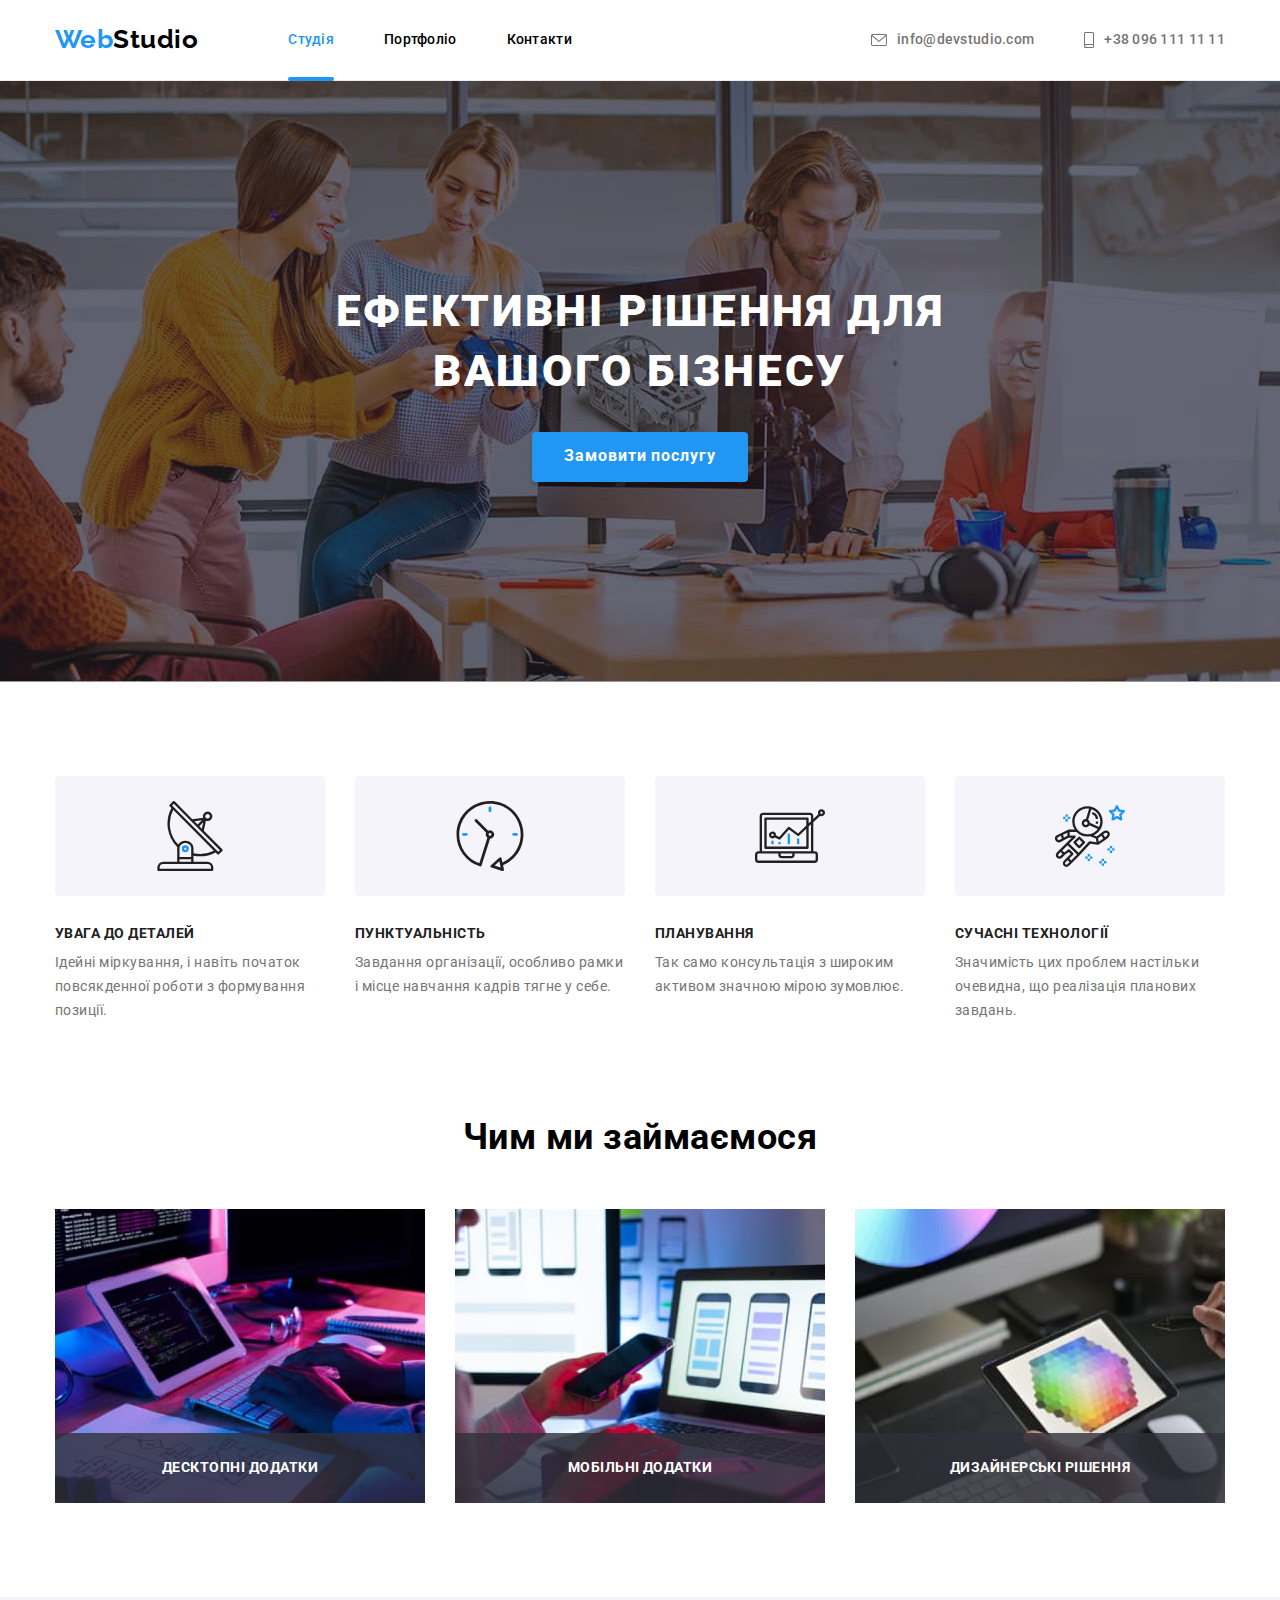
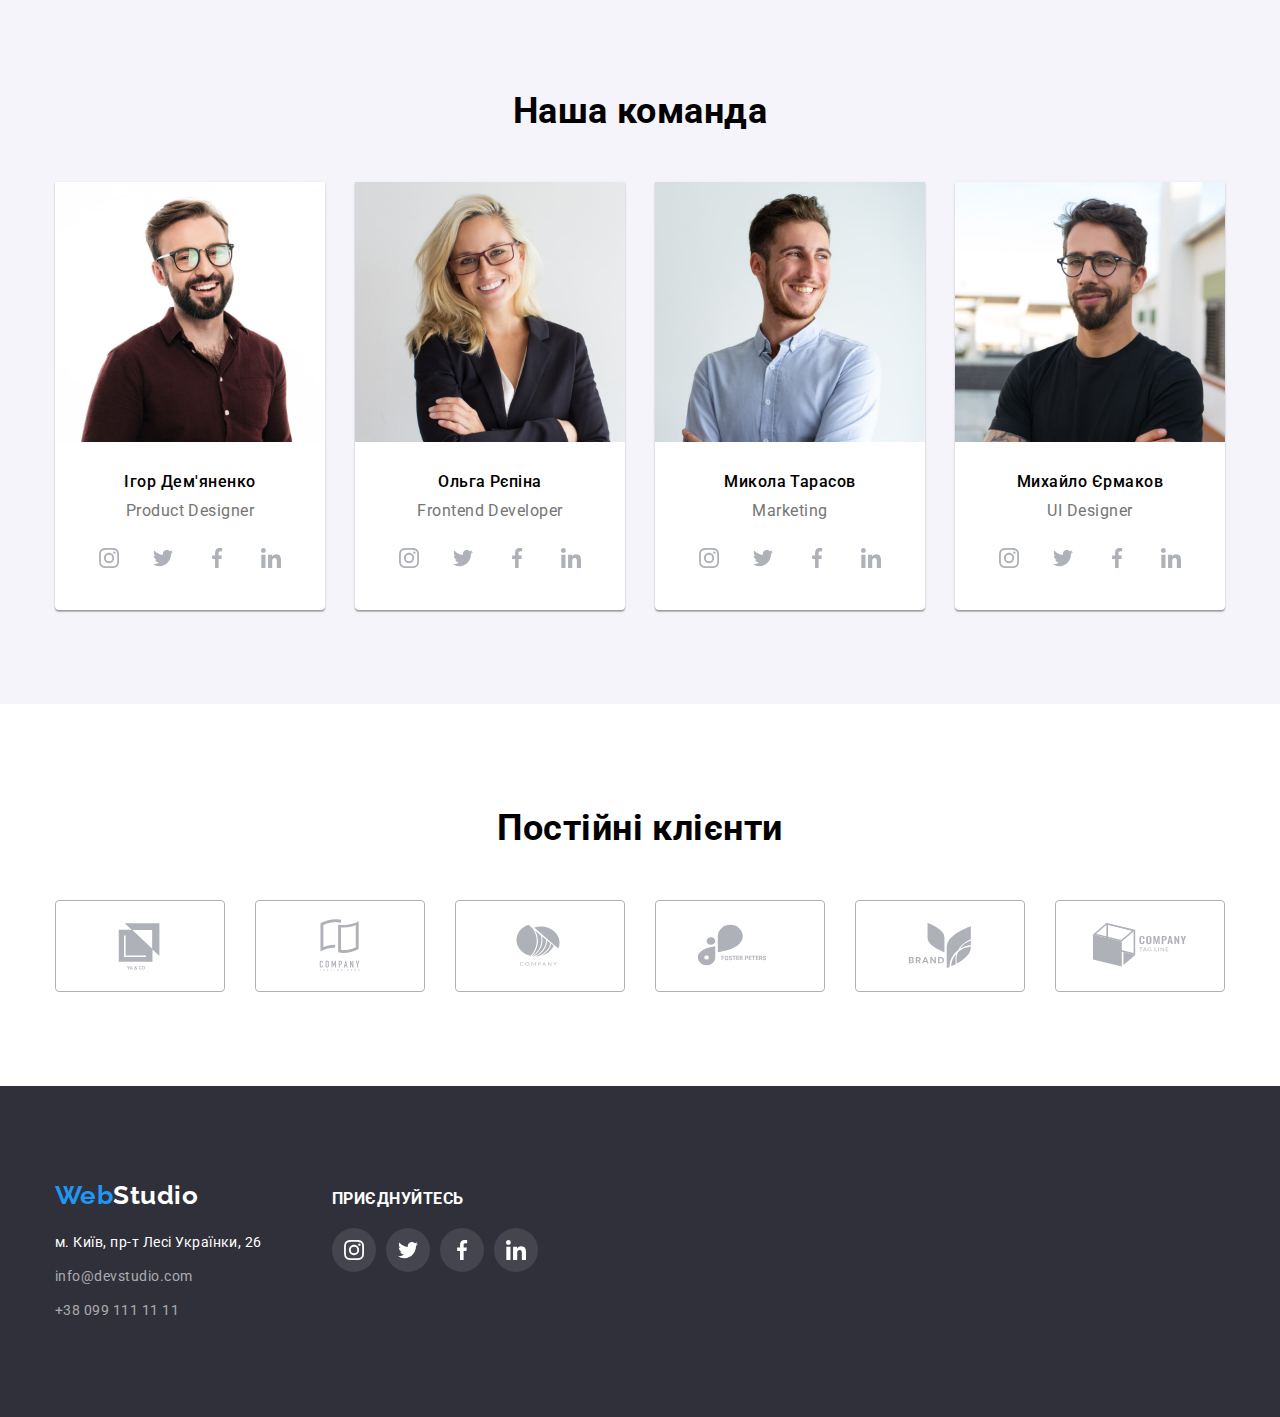
<file: index.html>
<!DOCTYPE html>
<html lang="uk">
  <head>
    <meta charset="UTF-8" />
    <meta http-equiv="X-UA-Compatible" content="IE=edge" />
    <meta name="viewport" content="width=device-width, initial-scale=1.0" />
    <title>Головна</title>
    <link rel="preconnect" href="https://fonts.googleapis.com" />
    <link rel="preconnect" href="https://fonts.gstatic.com" crossorigin />
    <link
      href="https://fonts.googleapis.com/css2?family=Raleway:wght@700&family=Roboto:wght@400;500;700;900&display=swap"
      rel="stylesheet"
    />
    <link
      rel="stylesheet"
      href="https://cdn.jsdelivr.net/npm/modern-normalize@1.1.0/modern-normalize.min.css"
    />
    <link rel="stylesheet" href="./css/styles.css" />
  </head>
  <body>
    <!-- ========== HEADER ========== -->

    <header class="header-info">
      <div class="container header-box">
        <nav class="main-navigation">
          <a href="./index.html" lang="en" class="logo-first-part logo-header"
            >Web<span class="logo-second-part-dark">Studio</span></a
          >
          <ul class="navigation">
            <li class="navigation-item">
              <a href="./index.html" class="navigation-element current"
                >Студія</a
              >
            </li>
            <li class="navigation-item">
              <a href="./portfolio.html" class="navigation-element"
                >Портфоліо</a
              >
            </li>
            <li class="navigation-item">
              <a href="#" class="navigation-element last">Контакти</a>
            </li>
          </ul>
        </nav>
        <ul class="contacts">
          <li class="contacts-element">
            <a href="mailto:info@devstudio.com" class="contacts-element-link"
              ><svg aria-label="Іконка конверта" class="envelope">
                <use href="./images/icons.svg#icon-envelope"></use></svg
              >info@devstudio.com</a
            >
          </li>
          <li class="contacts-element">
            <a href="tel:+380961111111" class="contacts-element-link"
              ><svg aria-label="Іконка телефона" class="smartphone">
                <use href="./images/icons.svg#icon-smartphone"></use></svg
              >+38 096 111 11 11
            </a>
          </li>
        </ul>
      </div>
    </header>

    <!-- ======== MAIN SECTION ======== -->

    <main>
      <section class="main-section">
        <div class="container">
          <h1 class="main-header">Ефективні рішення для вашого бізнесу</h1>
          <button type="button" class="main-button" data-modal-open>
            Замовити послугу
          </button>
        </div>
      </section>

      <!-- ======== SECTION QUALITIES ======== -->

      <section class="section-qualities">
        <div class="container">
          <h2 class="section-header visually-hidden">Наші переваги</h2>
          <ul class="section-list">
            <li class="section-list-element">
              <div class="qualities-logo">
                <svg aria-label="Іконка антени" class="qualities-logo-icon">
                  <use href="./images/icons.svg#icon-antenna"></use>
                </svg>
              </div>
              <h3 class="section-element">Увага до деталей</h3>
              <p class="section-element-info">
                Ідейні міркування, і навіть початок повсякденної роботи з
                формування позиції.
              </p>
            </li>
            <li class="section-list-element">
              <div class="qualities-logo">
                <svg aria-label="Іконка годинника" class="qualities-logo-icon">
                  <use href="./images/icons.svg#icon-clock"></use>
                </svg>
              </div>
              <h3 class="section-element">Пунктуальність</h3>
              <p class="section-element-info">
                Завдання організації, особливо рамки і місце навчання кадрів
                тягне у себе.
              </p>
            </li>
            <li class="section-list-element">
              <div class="qualities-logo">
                <svg aria-label="Іконка діаграми" class="qualities-logo-icon">
                  <use href="./images/icons.svg#icon-diagram"></use>
                </svg>
              </div>
              <h3 class="section-element">Планування</h3>
              <p class="section-element-info">
                Так само консультація з широким активом значною мірою зумовлює.
              </p>
            </li>
            <li class="section-list-element">
              <div class="qualities-logo">
                <svg aria-label="Іконка космонавта" class="qualities-logo-icon">
                  <use href="./images/icons.svg#icon-astronaut"></use>
                </svg>
              </div>
              <h3 class="section-element">Сучасні технології</h3>
              <p class="section-element-info">
                Значимість цих проблем настільки очевидна, що реалізація
                планових завдань.
              </p>
            </li>
          </ul>
        </div>
      </section>

      <!-- ======== SECTION WORKS ======== -->

      <section class="section-works">
        <div class="container">
          <h2 class="section-header">Чим ми займаємося</h2>
          <ul class="list-of-works">
            <li class="list-of-works-element">
              <div class="list-of-works-img-wrapper">
                <img
                  src="./images/main/laptop.jpg"
                  alt="Процес друкування на клавіатурі"
                  width="370"
                />
                <p class="overlay">Десктопні додатки</p>
              </div>
            </li>
            <li class="list-of-works-element">
              <div class="list-of-works-img-wrapper">
                <img
                  src="./images/main/phone.jpg"
                  alt="Дизайн мобільних сервісів"
                  width="370"
                />
                <p class="overlay">Мобільні додатки</p>
              </div>
            </li>
            <li class="list-of-works-element">
              <div class="list-of-works-img-wrapper">
                <img
                  src="./images/main/tablet.jpg"
                  alt="Вибір кольору за допомогою планшета"
                  width="370"
                />
                <p class="overlay">Дизайнерські рішення</p>
              </div>
            </li>
          </ul>
        </div>
      </section>

      <!-- ======== SECTION TEAM ======== -->

      <section class="section-team">
        <div class="container">
          <h2 class="section-header">Наша команда</h2>
          <ul class="list-of-workers">
            <li class="list-of-workers-element">
              <img
                src="./images/main/ihor.jpg"
                alt="Ігор Дем'яненко"
                width="270"
                height="260"
              />
              <div class="worker">
                <h3 class="list-of-workers-name">Ігор Дем'яненко</h3>
                <p lang="en" class="list-of-workers-info">Product Designer</p>
                <ul class="social-list">
                  <li class="social-list-item">
                    <a
                      href="https://www.instagram.com"
                      class="social-list-link"
                    >
                      <svg
                        aria-label="Іконка інстаграму"
                        class="social-list-icon"
                      >
                        <use href="./images/icons.svg#icon-instagram"></use>
                      </svg>
                    </a>
                  </li>
                  <li class="social-list-item">
                    <a href="https://twitter.com" class="social-list-link">
                      <svg
                        aria-label="Іконка твіттера"
                        class="social-list-icon"
                      >
                        <use href="./images/icons.svg#icon-twitter"></use>
                      </svg>
                    </a>
                  </li>
                  <li class="social-list-item">
                    <a href="https://www.facebook.com" class="social-list-link">
                      <svg
                        aria-label="Іконка фейсбука"
                        class="social-list-icon"
                      >
                        <use href="./images/icons.svg#icon-facebook"></use>
                      </svg>
                    </a>
                  </li>
                  <li class="social-list-item">
                    <a href="https://www.linkedin.com" class="social-list-link">
                      <svg
                        aria-label="Іконка лінкедіна"
                        class="social-list-icon"
                      >
                        <use href="./images/icons.svg#icon-linkedin"></use>
                      </svg>
                    </a>
                  </li>
                </ul>
              </div>
            </li>
            <li class="list-of-workers-element">
              <img
                src="./images/main/olga.jpg"
                alt="Ольга Рєпіна"
                width="270"
                height="260"
              />
              <div class="worker">
                <h3 class="list-of-workers-name">Ольга Рєпіна</h3>
                <p lang="en" class="list-of-workers-info">Frontend Developer</p>
                <ul class="social-list">
                  <li class="social-list-item">
                    <a
                      href="https://www.instagram.com"
                      class="social-list-link"
                    >
                      <svg
                        aria-label="Іконка інстаграму"
                        class="social-list-icon"
                      >
                        <use href="./images/icons.svg#icon-instagram"></use>
                      </svg>
                    </a>
                  </li>
                  <li class="social-list-item">
                    <a href="https://twitter.com" class="social-list-link">
                      <svg
                        aria-label="Іконка твіттера"
                        class="social-list-icon"
                      >
                        <use href="./images/icons.svg#icon-twitter"></use>
                      </svg>
                    </a>
                  </li>
                  <li class="social-list-item">
                    <a href="https://www.facebook.com" class="social-list-link">
                      <svg
                        aria-label="Іконка фейсбука"
                        class="social-list-icon"
                      >
                        <use href="./images/icons.svg#icon-facebook"></use>
                      </svg>
                    </a>
                  </li>
                  <li class="social-list-item">
                    <a href="https://www.linkedin.com" class="social-list-link">
                      <svg
                        aria-label="Іконка лінкедіна"
                        class="social-list-icon"
                      >
                        <use href="./images/icons.svg#icon-linkedin"></use>
                      </svg>
                    </a>
                  </li>
                </ul>
              </div>
            </li>
            <li class="list-of-workers-element">
              <img
                src="./images/main/mykola.jpg"
                alt="Микола Тарасов"
                width="270"
                height="260"
              />
              <div class="worker">
                <h3 class="list-of-workers-name">Микола Тарасов</h3>
                <p lang="en" class="list-of-workers-info">Marketing</p>
                <ul class="social-list">
                  <li class="social-list-item">
                    <a
                      href="https://www.instagram.com"
                      class="social-list-link"
                    >
                      <svg
                        aria-label="Іконка інстаграму"
                        class="social-list-icon"
                      >
                        <use href="./images/icons.svg#icon-instagram"></use>
                      </svg>
                    </a>
                  </li>
                  <li class="social-list-item">
                    <a href="https://twitter.com" class="social-list-link">
                      <svg
                        aria-label="Іконка твіттера"
                        class="social-list-icon"
                      >
                        <use href="./images/icons.svg#icon-twitter"></use>
                      </svg>
                    </a>
                  </li>
                  <li class="social-list-item">
                    <a href="https://www.facebook.com" class="social-list-link">
                      <svg
                        aria-label="Іконка фейсбука"
                        class="social-list-icon"
                      >
                        <use href="./images/icons.svg#icon-facebook"></use>
                      </svg>
                    </a>
                  </li>
                  <li class="social-list-item">
                    <a href="https://www.linkedin.com" class="social-list-link">
                      <svg
                        aria-label="Іконка лінкедіна"
                        class="social-list-icon"
                      >
                        <use href="./images/icons.svg#icon-linkedin"></use>
                      </svg>
                    </a>
                  </li>
                </ul>
              </div>
            </li>
            <li class="list-of-workers-element">
              <img
                src="./images/main/myhailo.jpg"
                alt="Михайло Єрмаков"
                width="270"
                height="260"
              />
              <div class="worker">
                <h3 class="list-of-workers-name">Михайло Єрмаков</h3>
                <p lang="en" class="list-of-workers-info">UI Designer</p>
                <ul class="social-list">
                  <li class="social-list-item">
                    <a
                      href="https://www.instagram.com"
                      class="social-list-link"
                    >
                      <svg
                        aria-label="Іконка інстаграму"
                        class="social-list-icon"
                      >
                        <use href="./images/icons.svg#icon-instagram"></use>
                      </svg>
                    </a>
                  </li>
                  <li class="social-list-item">
                    <a href="https://twitter.com" class="social-list-link">
                      <svg
                        aria-label="Іконка твіттера"
                        class="social-list-icon"
                      >
                        <use href="./images/icons.svg#icon-twitter"></use>
                      </svg>
                    </a>
                  </li>
                  <li class="social-list-item">
                    <a href="https://www.facebook.com" class="social-list-link">
                      <svg
                        aria-label="Іконка фейсбука"
                        class="social-list-icon"
                      >
                        <use href="./images/icons.svg#icon-facebook"></use>
                      </svg>
                    </a>
                  </li>
                  <li class="social-list-item">
                    <a href="https://www.linkedin.com" class="social-list-link">
                      <svg
                        aria-label="Іконка лінкедіна"
                        class="social-list-icon"
                      >
                        <use href="./images/icons.svg#icon-linkedin"></use>
                      </svg>
                    </a>
                  </li>
                </ul>
              </div>
            </li>
          </ul>
        </div>
      </section>

      <!-- ======= SECTION CLIENTS ======= -->

      <section class="section-clients">
        <div class="container">
          <h2 class="section-header">Постійні клієнти</h2>
          <ul class="clients-list">
            <li class="clients-list-element">
              <a href="#" class="clients-list-link"
                ><svg class="clients-list-icon">
                  <use href="./images/icons.svg#icon-logo-1"></use></svg
              ></a>
            </li>
            <li class="clients-list-element">
              <a href="#" class="clients-list-link"
                ><svg class="clients-list-icon">
                  <use href="./images/icons.svg#icon-logo-2"></use></svg
              ></a>
            </li>
            <li class="clients-list-element">
              <a href="#" class="clients-list-link"
                ><svg class="clients-list-icon">
                  <use href="./images/icons.svg#icon-logo-3"></use></svg
              ></a>
            </li>
            <li class="clients-list-element">
              <a href="#" class="clients-list-link"
                ><svg class="clients-list-icon">
                  <use href="./images/icons.svg#icon-logo-4"></use></svg
              ></a>
            </li>
            <li class="clients-list-element">
              <a href="#" class="clients-list-link"
                ><svg class="clients-list-icon">
                  <use href="./images/icons.svg#icon-logo-5"></use></svg
              ></a>
            </li>
            <li class="clients-list-element">
              <a href="#" class="clients-list-link"
                ><svg class="clients-list-icon">
                  <use href="./images/icons.svg#icon-logo-6"></use></svg
              ></a>
            </li>
          </ul>
        </div>
      </section>
    </main>

    <!-- ======== FOOTER ========== -->

    <footer class="footer-info">
      <div class="container">
        <div class="adresses">
          <a href="./index.html" lang="en" class="logo-first-part logo-footer"
            >Web<span class="logo-second-part-light">Studio</span></a
          >
          <address>
            <ul class="addresses-list">
              <li class="addresses-list-element">
                <a
                  class="address-street"
                  href="https://bit.ly/3pXMvUd"
                  target="_blank"
                  rel="noopener noreferrer"
                  >м. Київ, пр-т Лесі Українки, 26</a
                >
              </li>
              <li class="addresses-list-element">
                <a
                  href="mailto:info@devstudio.com"
                  class="addresses-list-element"
                  >info@devstudio.com</a
                >
              </li>
              <li class="addresses-list-element">
                <a href="tel:+380991111111" class="addresses-list-element"
                  >+38 099 111 11 11</a
                >
              </li>
            </ul>
          </address>
        </div>
        <div class="social-links-footer">
          <p class="footer-links-text">Приєднуйтесь</p>
          <ul class="social-list-footer">
            <li class="social-list-item-footer">
              <a
                href="https://www.instagram.com"
                class="social-list-link-footer"
              >
                <svg
                  aria-label="Іконка інстаграму"
                  class="social-list-icon-footer"
                >
                  <use href="./images/icons.svg#icon-instagram"></use>
                </svg>
              </a>
            </li>
            <li class="social-list-item-footer">
              <a href="https://twitter.com" class="social-list-link-footer">
                <svg
                  aria-label="Іконка твіттера"
                  class="social-list-icon-footer"
                >
                  <use href="./images/icons.svg#icon-twitter"></use>
                </svg>
              </a>
            </li>
            <li class="social-list-item-footer">
              <a
                href="https://www.facebook.com"
                class="social-list-link-footer"
              >
                <svg
                  aria-label="Іконка фейсбука"
                  class="social-list-icon-footer"
                >
                  <use href="./images/icons.svg#icon-facebook"></use>
                </svg>
              </a>
            </li>
            <li class="social-list-item-footer">
              <a
                href="https://www.linkedin.com"
                class="social-list-link-footer"
              >
                <svg
                  aria-label="Іконка лінкедіна"
                  class="social-list-icon-footer"
                >
                  <use href="./images/icons.svg#icon-linkedin"></use>
                </svg>
              </a>
            </li>
          </ul>
        </div>
      </div>
    </footer>
    <div class="backdrop is-hidden" data-modal>
      <div class="modal">
        <button type="button" class="modal-close-btn" data-modal-close>
          <svg class="modal-close-icon">
            <use href="./images/icons.svg#icon-x"></use>
          </svg>
        </button>
      </div>
    </div>
    <script src="./js/modal.js"></script>
  </body>
</html>
</file>
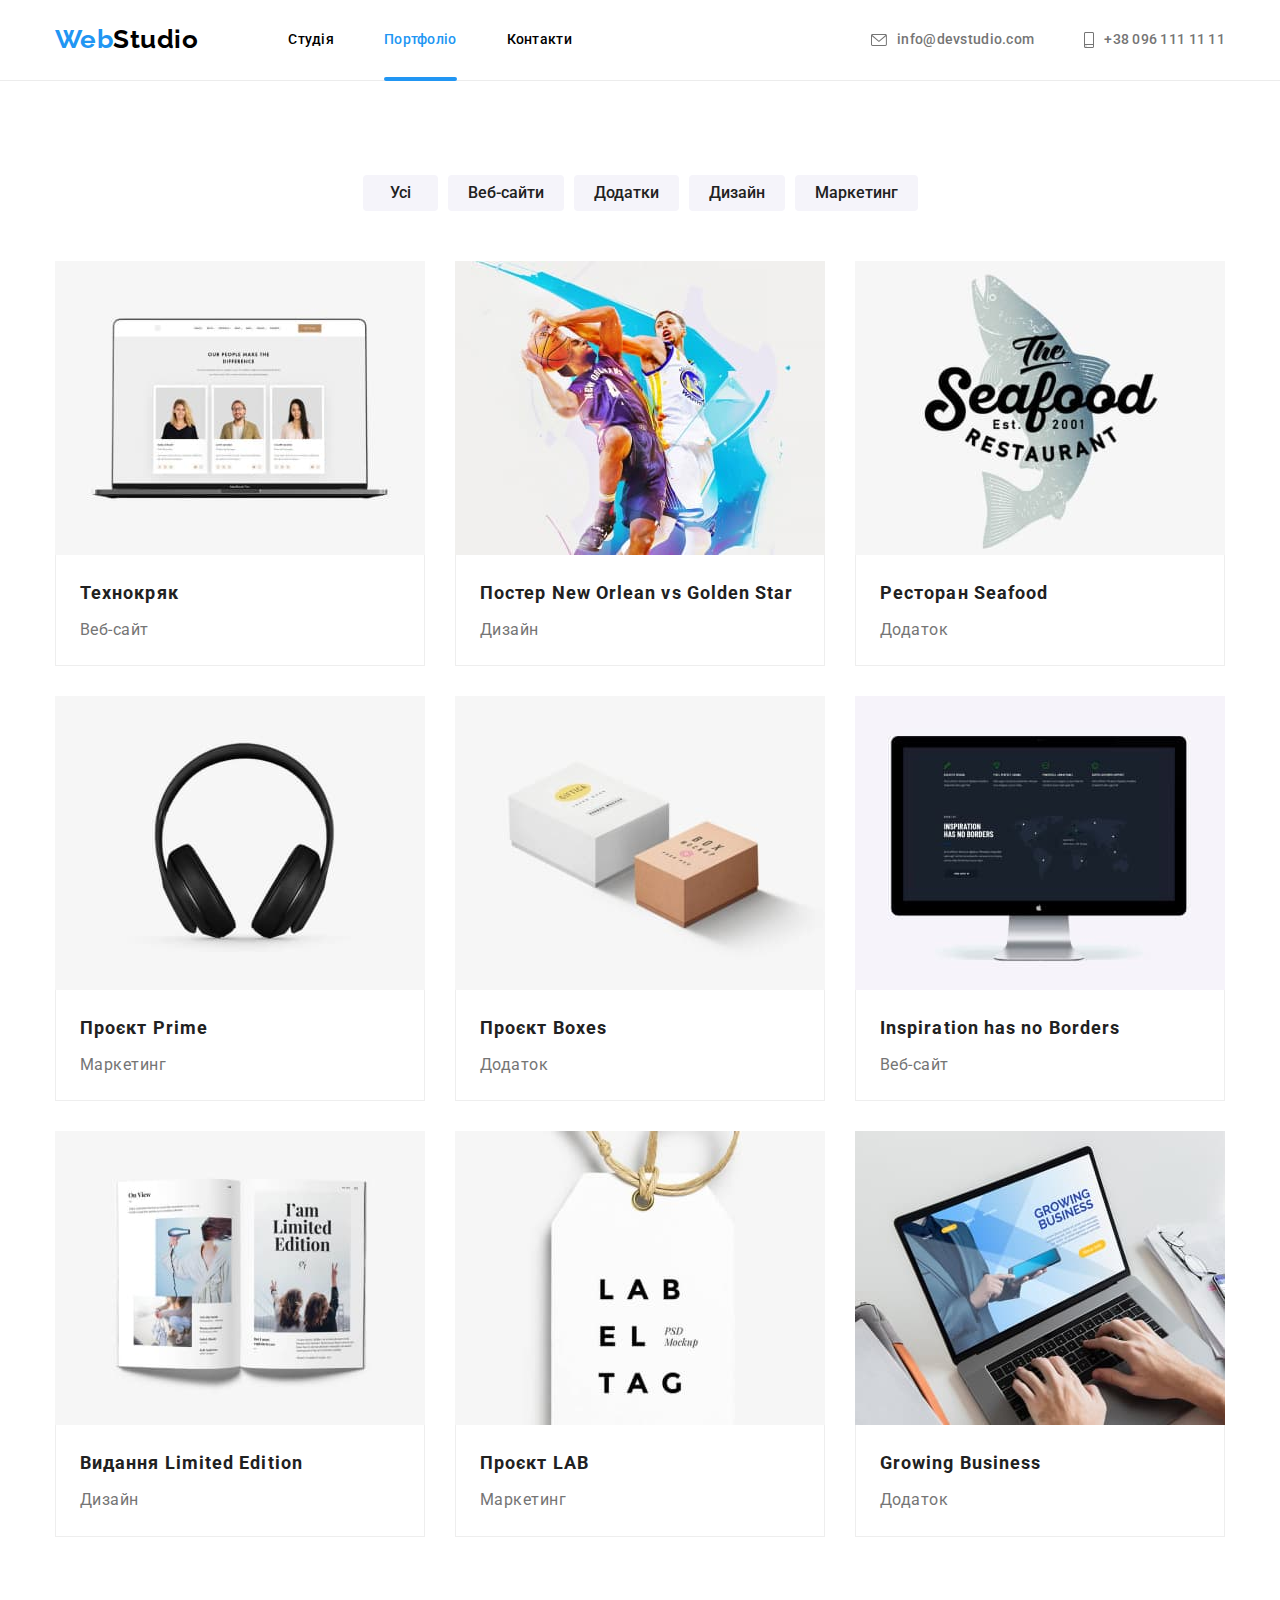
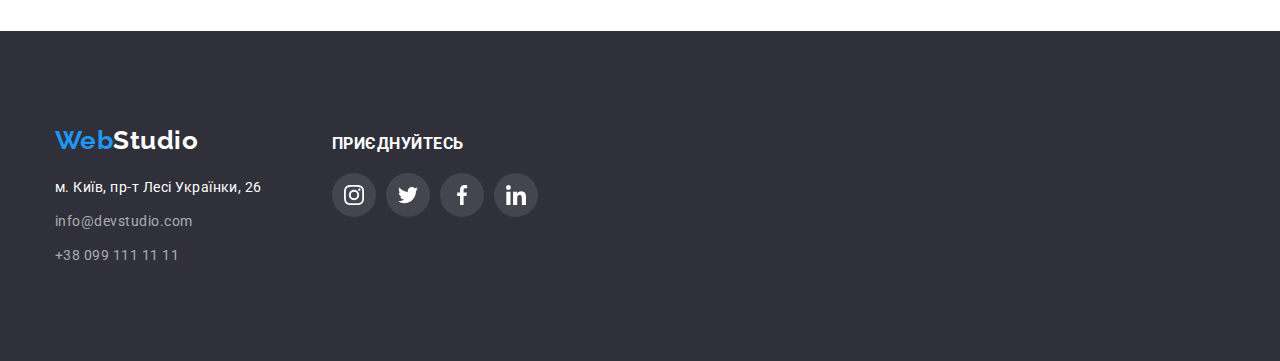
<file: portfolio.html>
<!DOCTYPE html>
<html lang="uk">
  <head>
    <meta charset="UTF-8" />
    <meta http-equiv="X-UA-Compatible" content="IE=edge" />
    <meta name="viewport" content="width=device-width, initial-scale=1.0" />
    <title>Портфоліо</title>
    <link rel="preconnect" href="https://fonts.googleapis.com" />
    <link rel="preconnect" href="https://fonts.gstatic.com" crossorigin />
    <link
      href="https://fonts.googleapis.com/css2?family=Raleway:wght@700&family=Roboto:wght@400;500;700;900&display=swap"
      rel="stylesheet"
    />
    <link
      rel="stylesheet"
      href="https://cdn.jsdelivr.net/npm/modern-normalize@1.1.0/modern-normalize.min.css"
    />
    <link rel="stylesheet" href="./css/styles.css" />
  </head>
  <body>
    <!-- ========== HEADER ========== -->

    <header class="header-info">
      <div class="container header-box">
        <nav class="main-navigation">
          <a href="./index.html" lang="en" class="logo-first-part logo-header"
            >Web<span class="logo-second-part-dark">Studio</span></a
          >
          <ul class="navigation">
            <li class="navigation-item">
              <a href="./index.html" class="navigation-element">Студія</a>
            </li>
            <li class="navigation-item">
              <a href="./portfolio.html" class="navigation-element current"
                >Портфоліо</a
              >
            </li>
            <li class="navigation-item">
              <a href="#" class="navigation-element">Контакти</a>
            </li>
          </ul>
        </nav>
        <ul class="contacts">
          <li class="contacts-element">
            <a href="mailto:info@devstudio.com" class="contacts-element-link"
              ><svg aria-label="Іконка конверта" class="envelope">
                <use href="./images/icons.svg#icon-envelope"></use></svg
              >info@devstudio.com</a
            >
          </li>
          <li class="contacts-element">
            <a href="tel:+380961111111" class="contacts-element-link"
              ><svg aria-label="Іконка телефона" class="smartphone">
                <use href="./images/icons.svg#icon-smartphone"></use></svg
              >+38 096 111 11 11</a
            >
          </li>
        </ul>
      </div>
    </header>

    <!-- ======== SECTION PORTFOLIO ======= -->

    <main>
      <section class="section-portfolio">
        <div class="container">
          <h1 class="section-header visually-hidden">Портфоліо</h1>
          <ul class="list-of-buttons">
            <li><button type="button" class="button-portfolio">Усі</button></li>
            <li>
              <button type="button" class="button-portfolio">Веб-сайти</button>
            </li>
            <li>
              <button type="button" class="button-portfolio">Додатки</button>
            </li>
            <li>
              <button type="button" class="button-portfolio">Дизайн</button>
            </li>
            <li>
              <button type="button" class="button-portfolio">Маркетинг</button>
            </li>
          </ul>
          <ul class="list-of-links-portfolio">
            <li class="list-of-links-portfolio-element">
              <a class="link-portfolio" rel="preconnect" href="#">
                <div class="link-portfolio-img-wrapper">
                  <img
                    src="./images/portfolio/laptop-screen.jpg"
                    alt="Ноутбук з веб-сайтом на екрані"
                    width="370"
                  />
                  <p class="overlay-pf">
                    Ресурс пропонує комплексні пропозиції з різним рівнем
                    функціоналу та сервісів. Все це дозволить відвідувачу
                    отримати вичерпні відомості про компанію чи приватну особу.
                  </p>
                </div>
                <div class="portfolio-text">
                  <h2 class="section-portfolio-element">Технокряк</h2>
                  <p class="section-portfolio-element-info">Веб-сайт</p>
                </div>
              </a>
            </li>
            <li class="list-of-links-portfolio-element">
              <a class="link-portfolio" rel="preconnect _blank" href="#">
                <div class="link-portfolio-img-wrapper">
                  <img
                    src="./images/portfolio/players.jpg"
                    alt="Два баскетбольні гравці"
                    width="370"
                  />
                  <p class="overlay-pf">
                    Ресурс пропонує комплексні пропозиції з різним рівнем
                    функціоналу та сервісів. Все це дозволить відвідувачу
                    отримати вичерпні відомості про компанію чи приватну особу.
                  </p>
                </div>
                <div class="portfolio-text">
                  <h2 class="section-portfolio-element">
                    Постер New Orlean vs Golden Star
                  </h2>
                  <p class="section-portfolio-element-info">Дизайн</p>
                </div>
              </a>
            </li>
            <li class="list-of-links-portfolio-element">
              <a class="link-portfolio" rel="preconnect _blank" href="#">
                <div class="link-portfolio-img-wrapper">
                  <img
                    src="./images/portfolio/restaurant.jpg"
                    alt="Логотип ресторану Seafood"
                    width="370"
                  />
                  <p class="overlay-pf">
                    Ресурс пропонує комплексні пропозиції з різним рівнем
                    функціоналу та сервісів. Все це дозволить відвідувачу
                    отримати вичерпні відомості про компанію чи приватну особу.
                  </p>
                </div>
                <div class="portfolio-text">
                  <h2 class="section-portfolio-element">Ресторан Seafood</h2>
                  <p class="section-portfolio-element-info">Додаток</p>
                </div>
              </a>
            </li>
            <li class="list-of-links-portfolio-element">
              <a class="link-portfolio" rel="preconnect _blank" href="#">
                <div class="link-portfolio-img-wrapper">
                  <img
                    src="./images/portfolio/headphones.jpg"
                    alt="Навушники"
                    width="370"
                  />
                  <p class="overlay-pf">
                    Ресурс пропонує комплексні пропозиції з різним рівнем
                    функціоналу та сервісів. Все це дозволить відвідувачу
                    отримати вичерпні відомості про компанію чи приватну особу.
                  </p>
                </div>
                <div class="portfolio-text">
                  <h2 class="section-portfolio-element">Проєкт Prime</h2>
                  <p class="section-portfolio-element-info">Маркетинг</p>
                </div>
              </a>
            </li>
            <li class="list-of-links-portfolio-element">
              <a class="link-portfolio" rel="preconnect _blank" href="#">
                <div class="link-portfolio-img-wrapper">
                  <img
                    src="./images/portfolio/boxes.jpg"
                    alt="Дві коробки"
                    width="370"
                  />
                  <p class="overlay-pf">
                    Ресурс пропонує комплексні пропозиції з різним рівнем
                    функціоналу та сервісів. Все це дозволить відвідувачу
                    отримати вичерпні відомості про компанію чи приватну особу.
                  </p>
                </div>
                <div class="portfolio-text">
                  <h2 class="section-portfolio-element">Проєкт Boxes</h2>
                  <p class="section-portfolio-element-info">Додаток</p>
                </div>
              </a>
            </li>
            <li class="list-of-links-portfolio-element">
              <a class="link-portfolio" rel="preconnect _blank" href="#">
                <div class="link-portfolio-img-wrapper">
                  <img
                    src="./images/portfolio/screen.jpg"
                    alt="Монітор комп'ютера"
                    width="370"
                  />
                  <p class="overlay-pf">
                    Ресурс пропонує комплексні пропозиції з різним рівнем
                    функціоналу та сервісів. Все це дозволить відвідувачу
                    отримати вичерпні відомості про компанію чи приватну особу.
                  </p>
                </div>
                <div class="portfolio-text">
                  <h2 class="section-portfolio-element">
                    Inspiration has no Borders
                  </h2>
                  <p class="section-portfolio-element-info">Веб-сайт</p>
                </div>
              </a>
            </li>
            <li class="list-of-links-portfolio-element">
              <a class="link-portfolio" rel="preconnect _blank" href="#">
                <div class="link-portfolio-img-wrapper">
                  <img
                    src="./images/portfolio/book.jpg"
                    alt="Відкрита книга"
                    width="370"
                  />
                  <p class="overlay-pf">
                    Ресурс пропонує комплексні пропозиції з різним рівнем
                    функціоналу та сервісів. Все це дозволить відвідувачу
                    отримати вичерпні відомості про компанію чи приватну особу.
                  </p>
                </div>
                <div class="portfolio-text">
                  <h2 class="section-portfolio-element">
                    Видання Limited Edition
                  </h2>
                  <p class="section-portfolio-element-info">Дизайн</p>
                </div>
              </a>
            </li>
            <li class="list-of-links-portfolio-element">
              <a class="link-portfolio" rel="preconnect _blank" href="#">
                <div class="link-portfolio-img-wrapper">
                  <img
                    src="./images/portfolio/tag.jpg"
                    alt="Етикетка Label Tag"
                    width="370"
                  />
                  <p class="overlay-pf">
                    Ресурс пропонує комплексні пропозиції з різним рівнем
                    функціоналу та сервісів. Все це дозволить відвідувачу
                    отримати вичерпні відомості про компанію чи приватну особу.
                  </p>
                </div>
                <div class="portfolio-text">
                  <h2 class="section-portfolio-element">Проєкт LAB</h2>
                  <p class="section-portfolio-element-info">Маркетинг</p>
                </div>
              </a>
            </li>
            <li class="list-of-links-portfolio-element">
              <a class="link-portfolio" rel="preconnect _blank" href="#">
                <div class="link-portfolio-img-wrapper">
                  <img
                    src="./images/portfolio/printing.jpg"
                    alt="Процес друку на ноутбуці"
                    width="370"
                  />
                  <p class="overlay-pf">
                    Ресурс пропонує комплексні пропозиції з різним рівнем
                    функціоналу та сервісів. Все це дозволить відвідувачу
                    отримати вичерпні відомості про компанію чи приватну особу.
                  </p>
                </div>
                <div class="portfolio-text">
                  <h2 class="section-portfolio-element">Growing Business</h2>
                  <p class="section-portfolio-element-info">Додаток</p>
                </div>
              </a>
            </li>
          </ul>
        </div>
      </section>
    </main>

    <!-- ======== FOOTER ========== -->

    <footer class="footer-info">
      <div class="container">
        <div class="adresses">
          <a href="./index.html" lang="en" class="logo-first-part logo-footer"
            >Web<span class="logo-second-part-light">Studio</span></a
          >
          <address>
            <ul class="addresses-list">
              <li class="addresses-list-element">
                <a
                  class="address-street"
                  href="https://bit.ly/3pXMvUd"
                  target="_blank"
                  rel="noopener noreferrer"
                  >м. Київ, пр-т Лесі Українки, 26</a
                >
              </li>
              <li class="addresses-list-element">
                <a
                  href="mailto:info@devstudio.com"
                  class="addresses-list-element"
                  >info@devstudio.com</a
                >
              </li>
              <li class="addresses-list-element">
                <a href="tel:+380991111111" class="addresses-list-element"
                  >+38 099 111 11 11</a
                >
              </li>
            </ul>
          </address>
        </div>
        <div class="social-links-footer">
          <p class="footer-links-text">Приєднуйтесь</p>
          <ul class="social-list-footer">
            <li class="social-list-item-footer">
              <a
                href="https://www.instagram.com"
                class="social-list-link-footer"
              >
                <svg
                  aria-label="Іконка інстаграму"
                  class="social-list-icon-footer"
                >
                  <use href="./images/icons.svg#icon-instagram"></use>
                </svg>
              </a>
            </li>
            <li class="social-list-item-footer">
              <a href="https://twitter.com" class="social-list-link-footer">
                <svg
                  aria-label="Іконка твіттера"
                  class="social-list-icon-footer"
                >
                  <use href="./images/icons.svg#icon-twitter"></use>
                </svg>
              </a>
            </li>
            <li class="social-list-item-footer">
              <a
                href="https://www.facebook.com"
                class="social-list-link-footer"
              >
                <svg
                  aria-label="Іконка фейсбука"
                  class="social-list-icon-footer"
                >
                  <use href="./images/icons.svg#icon-facebook"></use>
                </svg>
              </a>
            </li>
            <li class="social-list-item-footer">
              <a
                href="https://www.linkedin.com"
                class="social-list-link-footer"
              >
                <svg
                  aria-label="Іконка лінкедіна"
                  class="social-list-icon-footer"
                >
                  <use href="./images/icons.svg#icon-linkedin"></use>
                </svg>
              </a>
            </li>
          </ul>
        </div>
      </div>
    </footer>
    <script src="./js/modal.js"></script>
  </body>
</html>
</file>
<file: css/styles.css>
:root {
  --color-one: #fff;
  --color-two: #2196f3;
  --color-three: #212121;
  --color-four: #f5f4fa;
  --color-five: #2f303a;
  --color-six: #000;
  --color-seven: #757575;
  --color-eight: #188ce8;
  --color-nine: #ececec;
  --color-ten: #eeeeee;
  --bg-color: #c4c4c4;
  --icon-color: #afb1b8;
  --font-one: 'Raleway', sans-serif;
  --transition-duration-function: 250ms cubic-bezier(0.4, 0, 0.2, 1);
}
body {
  background-color: var(--color-one);
  font-family: 'Roboto', sans-serif;
  letter-spacing: 0.03em;
}
h1,
h2,
h3,
h4,
h5,
h6,
p {
  margin-bottom: 0;
  margin-top: 0;
}
ul,
ol {
  margin-bottom: 0;
  margin-top: 0;
  padding-left: 0;
}
img {
  display: block;
  max-width: 100%;
  height: auto;
}
.container {
  width: 1200px;
  padding-left: 15px;
  padding-right: 15px;
  margin-left: auto;
  margin-right: auto;
}

/* !!! ================ MAIN STYLES ================= !!! */

/* =========== HEADER INFO ========== */

.header-info {
  background-color: var(--color-one);
  border-bottom: 1px solid var(--color-nine);
}
.header-box {
  display: flex;
  justify-content: space-between;
  align-items: center;
}
.main-navigation {
  display: flex;
  justify-content: space-between;
  align-items: center;
}
.logo-first-part {
  color: var(--color-two);
  font-family: var(--font-one);
  font-weight: 700;
  font-size: 26px;
  line-height: 1.2;
  text-decoration: none;
  display: inline-block;
}
.logo-header {
  margin-right: 90px;
  padding-bottom: 24px;
  padding-top: 24px;
}
.logo-second-part-dark {
  color: var(--color-six);
  font-family: var(--font-one);
  font-weight: 700;
  font-size: 26px;
  line-height: 1.2;
  text-decoration: none;
}
.navigation {
  list-style: none;
  background-color: var(--color-one);
  display: flex;
}
.navigation-item {
  margin-right: 50px;
  position: relative;
}
.navigation-element .last {
  gap: 345px;
}
.navigation-element {
  font-weight: 500;
  font-size: 14px;
  line-height: 1.14;
  letter-spacing: 0.02em;
  text-decoration: none;
  color: var(--color-six);
}
.navigation-element,
.contacts-element-link {
  padding-top: 32px;
  padding-bottom: 32px;
  display: inline-block;
  transition: color var(--transition-duration-function);
}
.navigation-element {
  transition: color var(--transition-duration-function);
}
.current::before {
  content: '';
  height: 4px;
  width: 100%;
  background-color: var(--color-two);
  border-radius: 2px;
  position: absolute;
  bottom: -1px;
}
.current,
.navigation-element:hover,
.navigation-element:focus {
  color: var(--color-two);
}
.contacts,
.section-list,
.list-of-works,
.list-of-workers,
.addresses-list,
.list-of-buttons,
.list-of-links-portfolio,
.social-list,
.clients-list,
.social-list-footer {
  list-style: none;
  display: flex;
}
.contacts-element:not(:last-child) {
  margin-right: 50px;
}
.envelope {
  width: 16px;
  height: 12px;
  fill: var(--color-seven);
  margin-right: 10px;
  transition: fill var(--transition-duration-function);
}
.smartphone {
  width: 10px;
  height: 16px;
  fill: var(--color-seven);
  margin-right: 10px;
  transition: fill var(--transition-duration-function);
}
.contacts-element-link:hover .envelope,
.contacts-element-link:hover .smartphone,
.contacts-element-link:focus .envelope,
.contacts-element-link:focus .smartphone {
  fill: var(--color-two);
}
.contacts-element-link {
  font-style: normal;
  font-weight: 500;
  font-size: 14px;
  line-height: 1.14;
  letter-spacing: 0.02em;
  color: var(--color-seven);
  text-decoration: none;
  display: flex;
  align-items: center;
}
.contacts-element-link:hover,
.contacts-element-link:focus,
.addresses-list-element:hover,
.addresses-list-element:focus,
.address-street:hover,
.address-street:focus {
  color: var(--color-two);
}

/* ========= MAIN HERO SECTION ========== */

.main-section {
  background-color: var(--bg-color);
  padding-top: 200px;
  padding-bottom: 200px;
  background-image: linear-gradient(rgba(47, 48, 58, 0.4), rgba(47, 48, 58, 0.4)),
    url('../images/main/background-main.jpg');
  background-repeat: no-repeat;
  background-size: 1600px;
  background-position: center;
}
.main-section .container {
  display: flex;
  flex-direction: column;
}
.main-header {
  font-weight: 900;
  font-size: 44px;
  line-height: 1.37;
  text-align: center;
  letter-spacing: 0.06em;
  text-transform: uppercase;
  color: var(--color-one);
  margin: 0 auto 30px auto;
  width: 700px;
}
.main-button {
  font-family: 'Roboto', sans-serif;
  font-weight: 700;
  font-size: 16px;
  line-height: 1.8;
  align-items: center;
  text-align: center;
  letter-spacing: 0.06em;
  color: var(--color-one);
  background-color: var(--color-two);
  cursor: pointer;
  border: none;
  width: 216px;
  height: 50px;
  box-shadow: 0px 4px 4px rgba(0, 0, 0, 0.15);
  border-radius: 4px;
  display: flex;
  align-items: center;
  justify-content: center;
  margin-left: auto;
  margin-right: auto;
  padding: 10px 30px;
  transition: filter var(--transition-duration-function),
    background-color var(--transition-duration-function);
}
.main-button:hover,
.main-button:focus {
  width: 216px;
  height: 50px;
  filter: drop-shadow(0px 4px 4px rgba(0, 0, 0, 0.25));
  background-color: var(--color-eight);
}

/* ========= SECTION QUALITIES ========= */

.section-qualities {
  padding-bottom: 94px;
  padding-top: 94px;
}
.section-header {
  font-weight: 700;
  font-size: 36px;
  line-height: 1.16;
  text-align: center;
}
.visually-hidden {
  position: absolute;
  white-space: nowrap;
  width: 1px;
  height: 1px;
  overflow: hidden;
  border: 0;
  padding: 0;
  clip: rect(0 0 0 0);
  clip-path: inset(50%);
  margin: -1px;
}
.section-list {
  display: flex;
  gap: 30px;
}
.section-list-element {
  width: 270px;
}
.qualities-logo {
  display: flex;
  border-radius: 4px;
  background-color: var(--color-four);
  background-size: 270px 120px;
  margin-bottom: 30px;
  width: 270px;
  height: 120px;
  justify-content: center;
  align-items: center;
}
.qualities-logo-icon {
  width: 70px;
  height: 70px;
}
.section-element {
  font-weight: 700;
  font-size: 14px;
  line-height: 1.14;
  text-transform: uppercase;
  color: var(--color-three);
  margin-bottom: 10px;
}
.section-element-info {
  font-size: 14px;
  line-height: 1.7;
  color: var(--color-seven);
}

/* ======== SECTION WORKS ========= */

.section-works {
  padding-bottom: 94px;
}
.list-of-works {
  display: flex;
  align-content: center;
  justify-content: center;
  gap: 30px;
}
.list-of-works-img-wrapper {
  position: relative;
  overflow: hidden;
}
.overlay {
  position: absolute;
  left: 0;
  bottom: 70px;
  height: 70px;
  width: 100%;
  font-weight: 700;
  font-size: 14px;
  line-height: 1.14;
  color: var(--color-one);
  background: rgba(47, 48, 58, 0.8);
  text-transform: uppercase;
  display: flex;
  align-items: center;
  justify-content: center;

  transform: translateY(100%);
  transition: transform var(--transition-duration-function);
}
.section-works .section-header {
  margin-bottom: 50px;
}

/* ========= SECTION TEAM ========= */

.section-team {
  background-color: var(--color-four);
  display: flex;
  flex-direction: column;
  padding-top: 94px;
  padding-bottom: 94px;
}
.section-team .section-header {
  margin-bottom: 50px;
}
.worker {
  text-align: center;
  padding: 30px;
}
.list-of-workers {
  display: flex;
  gap: 30px;
}
.list-of-workers-element {
  background-color: var(--color-one);
  box-shadow: 0px 1px 3px rgba(0, 0, 0, 0.12), 0px 1px 1px rgba(0, 0, 0, 0.14),
    0px 2px 1px rgba(0, 0, 0, 0.2);
  border-radius: 0px 0px 4px 4px;
}
.list-of-workers-name {
  font-weight: 500;
  font-size: 16px;
  line-height: 1.19;
  letter-spacing: 0.03em;
  text-decoration: none;
  text-align: center;
  color: var(--color-six);
  margin-bottom: 10px;
}
.list-of-workers-info {
  font-size: 16px;
  line-height: 1.19;
  letter-spacing: 0.03em;
  text-decoration: none;
  text-align: center;
  color: var(--color-seven);
}
.social-list {
  column-gap: 10px;
  justify-content: center;
  margin-top: 16px;
}
.social-list-link {
  width: 44px;
  height: 44px;
  border-radius: 50%;
  background-color: var(--color-one);
  display: flex;
  align-items: center;
  justify-content: center;
  transition: filter var(--transition-duration-function),
    background-color var(--transition-duration-function);
}
.social-list-icon {
  width: 20px;
  height: 20px;
  fill: var(--icon-color);
  transition: fill var(--transition-duration-function);
}
.social-list-link:hover,
.social-list-link:focus {
  fill: var(--color-one);
  background-color: var(--color-two);
}
.social-list-link:hover .social-list-icon,
.social-list-link:focus .social-list-icon {
  fill: var(--color-one);
}

/* ========= SECTION CLIENTS ======== */

.section-clients {
  padding-top: 104px;
  padding-bottom: 94px;
}
.section-clients .section-header {
  margin-bottom: 50px;
}
.clients-list {
  gap: 30px;
}
.clients-list-link {
  border: 1px solid var(--icon-color);
  border-radius: 4px;
  width: 170px;
  height: 92px;
  display: flex;
  justify-content: center;
  align-items: center;
  transition: border-color var(--transition-duration-function);
}
.clients-list-link:hover,
.clients-list-link:focus {
  border-color: var(--color-two);
}
.clients-list-icon {
  width: 106px;
  height: 60px;
  fill: var(--icon-color);
  transition: fill var(--transition-duration-function);
}
.clients-list-link:hover .clients-list-icon,
.clients-list-link:focus .clients-list-icon {
  fill: var(--color-two);
}

/* ========= FOOTER INFO ======== */

.footer-info {
  background-color: var(--color-five);
  padding-top: 94px;
  padding-bottom: 94px;
  display: flex;
}
.footer-info .container {
  display: flex;
  align-items: baseline;
}
.logo-footer {
  margin-bottom: 20px;
}
.logo-second-part-light {
  color: var(--color-one);
  font-family: var(--font-one);
  font-weight: 700;
  font-size: 26px;
  line-height: 1.2;
  text-decoration: none;
}
.address-street {
  font-size: 14px;
  line-height: 1.7;
  color: var(--color-one);
  text-decoration: none;
  transition: color var(--transition-duration-function);
}
.addresses-list {
  display: flex;
  flex-direction: column;
  gap: 10px;
  justify-content: flex-start;
}
.addresses-list-element {
  font-size: 14px;
  line-height: 1.7;
  color: rgba(255, 255, 255, 0.6);
  text-decoration: none;
  font-style: normal;
  transition: color var(--transition-duration-function);
}
.social-links-footer {
  margin-left: 70px;
}
.footer-links-text {
  color: var(--color-one);
  font-weight: 700;
  line-height: 1.14;
  text-transform: uppercase;
  margin-bottom: 20px;
}
.social-list-footer {
  column-gap: 10px;
}
.social-list-link-footer {
  width: 44px;
  height: 44px;
  border-radius: 50%;
  background-color: rgba(255, 255, 255, 0.1);
  display: flex;
  align-items: center;
  justify-content: center;
  transition: background-color var(--transition-duration-function);
}
.social-list-icon-footer {
  width: 20px;
  height: 20px;
  fill: var(--color-one);
}
.social-list-link-footer:hover,
.social-list-link-footer:focus {
  background-color: var(--color-two);
}
/* !!! =============== PORTFOLIO STYLES =============== !!! */

/* ======== SECTION PORTFOLIO ======== */

.section-portfolio {
  background-color: var(--color-one);
  padding-top: 94px;
  padding-bottom: 94px;
}
.list-of-buttons {
  display: flex;
  gap: 10px;
  margin-bottom: 50px;
  justify-content: center;
}
.button-portfolio {
  font-family: 'Roboto', sans-serif;
  font-weight: 500;
  font-size: 16px;
  line-height: 1.6;
  text-align: center;
  color: var(--color-three);
  background-color: var(--color-four);
  cursor: pointer;
  border: none;
  display: flex;
  align-items: center;
  justify-content: center;
  margin-left: auto;
  margin-right: auto;
  min-width: 75px;
  padding: 5px 20px;
  border-radius: 4px;
  transition: background-color var(--transition-duration-function),
    box-shadow var(--transition-duration-function), color var(--transition-duration-function);
}
.button-portfolio:hover,
.button-portfolio:focus {
  font-weight: 500;
  font-size: 16px;
  line-height: 1.6;
  text-align: center;
  color: var(--color-one);
  background-color: var(--color-two);
  box-shadow: 0px 3px 1px rgba(0, 0, 0, 0.1), 0px 1px 2px rgba(0, 0, 0, 0.08),
    0px 2px 2px rgba(0, 0, 0, 0.12);
  border-radius: 4px;
}
.list-of-links-portfolio {
  display: flex;
  flex-wrap: wrap;
  gap: 30px;
}
.list-of-links-portfolio-element {
  width: 370px;
}
.link-portfolio:hover .overlay-pf,
.link-portfolio:focus .overlay-pf {
  transform: translateY(0%);
}
.link-portfolio {
  text-decoration: none;
  display: block;
  transition: box-shadow var(--transition-duration-function);
}
.link-portfolio:hover,
.link-portfolio:focus {
  box-shadow: 0px 1px 1px rgba(0, 0, 0, 0.12), 0px 4px 4px rgba(0, 0, 0, 0.06),
    1px 4px 6px rgba(0, 0, 0, 0.16);
}
.link-portfolio-img-wrapper {
  position: relative;
  overflow: hidden;
}
.overlay-pf {
  position: absolute;
  left: 0;
  top: 0;
  height: 100%;
  width: 100%;
  font-size: 18px;
  line-height: 1.56;
  color: var(--color-one);
  background: rgba(33, 150, 243, 0.9);
  padding: 63px 24px;

  transform: translateY(100%);
  transition: transform var(--transition-duration-function);
}

.portfolio-text {
  padding: 20px 24px;
  border-bottom: 1px solid var(--color-ten);
  border-left: 1px solid var(--color-ten);
  border-right: 1px solid var(--color-ten);
}
.section-portfolio-element {
  font-weight: 700;
  font-size: 18px;
  line-height: 2;
  letter-spacing: 0.06em;
  color: var(--color-three);
  text-decoration: none;
  margin-bottom: 4px;
}
.section-portfolio-element-info {
  font-size: 16px;
  line-height: 1.9;
  color: var(--color-seven);
  text-decoration: none;
}

/* ========== MODAL WINDOW ========== */

.backdrop {
  position: fixed;
  top: 0;
  left: 0;
  width: 100%;
  height: 100%;
  background: rgba(0, 0, 0, 0.2);
  z-index: 1000;
  transition: opacity var(--transition-duration-function),
    visibility var(--transition-duration-function);
  display: flex;
  align-items: center;
  justify-content: center;
}
.backdrop.is-hidden {
  visibility: hidden;
  opacity: 0;
  pointer-events: none;
}
.modal {
  width: 528px;
  height: 581px;
  box-shadow: 0px 1px 3px rgba(0, 0, 0, 0.12), 0px 1px 1px rgba(0, 0, 0, 0.14),
    0px 2px 1px rgba(0, 0, 0, 0.2);
  border-radius: 4px;
  background: var(--color-one);
  position: absolute;
  animation: closing var(--transition-duration-function) forwards;
}
.backdrop.is-hidden .modal {
  animation: opening var(--transition-duration-function) forwards;
}
.modal-close-btn {
  background: transparent;
  border: 1px solid rgba(0, 0, 0, 0.1);
  border-radius: 50%;
  cursor: pointer;
  display: flex;
  align-items: center;
  justify-content: center;
  width: 30px;
  height: 30px;
  transition: background-color var(--transition-duration-function),
    box-shadow var(--transition-duration-function);
  position: absolute;
  top: 8px;
  right: 8px;
}
.modal-close-icon {
  width: 11px;
  height: 11px;
  fill: var(--color-six);
}

@keyframes opening {
  0% {
    transform: scale(0);
  }

  100% {
    transform: scale(1);
  }
}
@keyframes closing {
  100% {
    transform: scale(1);
  }
  0% {
    transform: scale(0);
  }
}
</file>
